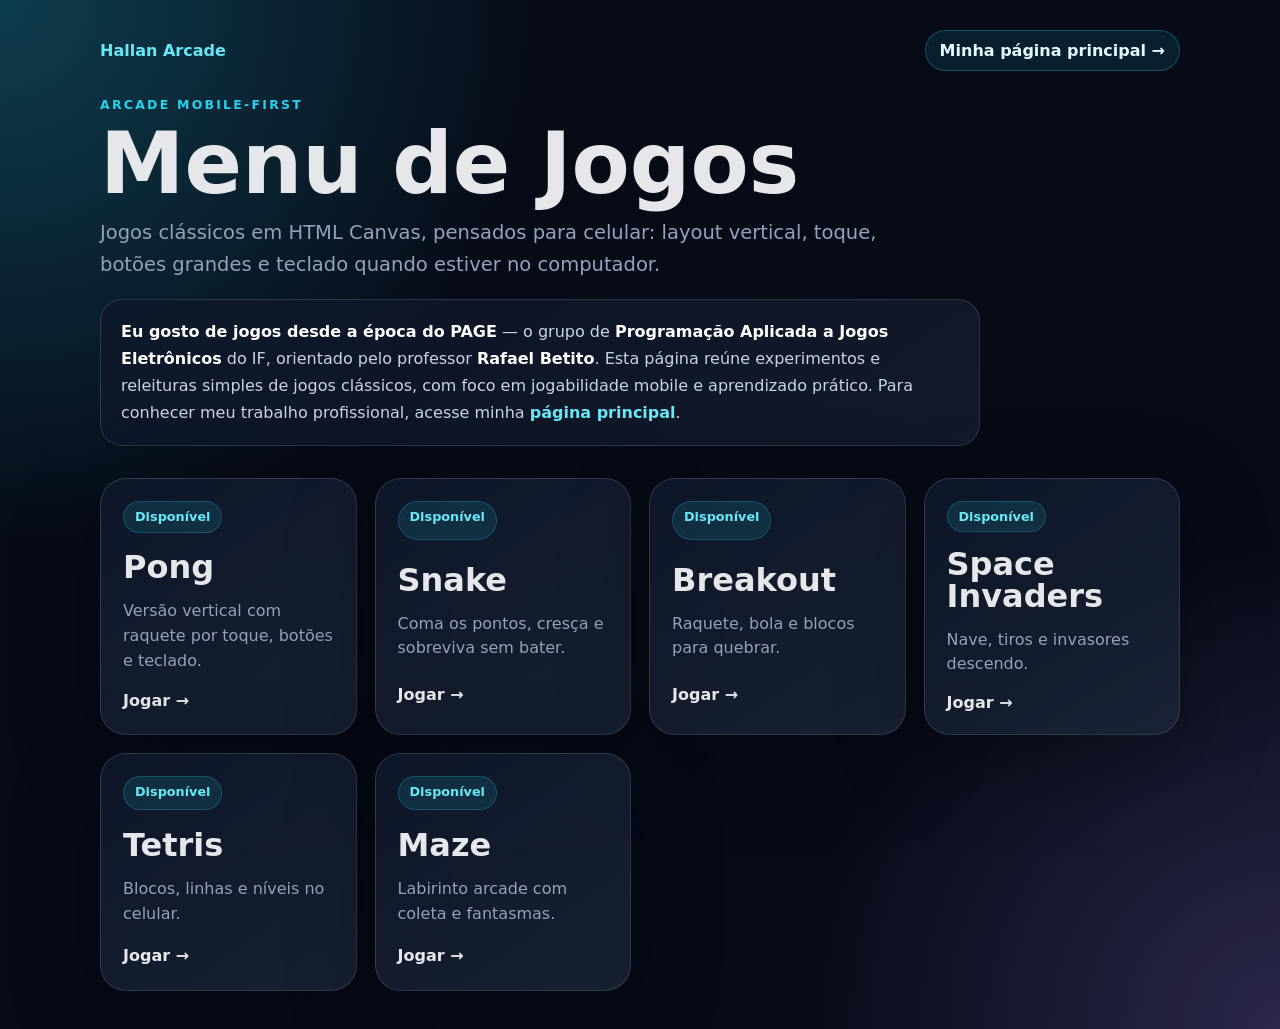
<file: index.html>
<!doctype html><html lang="pt-BR"><head><meta charset="utf-8"><meta name="viewport" content="width=device-width,initial-scale=1"><title>Jogos | Hallan Neves</title><style>:root{color-scheme:dark;--bg:#070b18;--card:rgba(15,23,42,.82);--line:rgba(148,163,184,.22);--text:#e5e7eb;--muted:#94a3b8;--accent:#22d3ee;--accent2:#a78bfa}*{box-sizing:border-box}body{margin:0;min-height:100vh;font-family:Inter,ui-sans-serif,system-ui,-apple-system,BlinkMacSystemFont,"Segoe UI",sans-serif;color:var(--text);background:radial-gradient(circle at top left,rgba(34,211,238,.25),transparent 34rem),radial-gradient(circle at bottom right,rgba(167,139,250,.22),transparent 30rem),var(--bg)}a{color:inherit}.wrap{width:min(1080px,calc(100% - 32px));margin:0 auto;padding:30px 0 38px}.topnav{display:flex;justify-content:space-between;align-items:center;gap:12px;margin-bottom:26px}.brand{font-weight:900;color:#67e8f9;text-decoration:none}.profile-link{display:inline-flex;align-items:center;gap:8px;padding:10px 14px;border:1px solid rgba(34,211,238,.28);border-radius:999px;background:rgba(34,211,238,.1);color:#e0faff;text-decoration:none;font-weight:900}.eyebrow{color:var(--accent);letter-spacing:.18em;text-transform:uppercase;font-size:.78rem;font-weight:900}h1{margin:12px 0;font-size:clamp(2.4rem,7vw,5.3rem);line-height:.95}.lead{max-width:780px;margin:0 0 18px;color:var(--muted);font-size:clamp(1rem,2vw,1.22rem);line-height:1.65}.story{max-width:880px;margin:0 0 32px;padding:18px 20px;border:1px solid var(--line);border-radius:22px;background:linear-gradient(145deg,rgba(15,23,42,.74),rgba(30,41,59,.5));color:#cbd5e1;line-height:1.7}.story strong{color:#fff}.story a{color:#67e8f9;font-weight:900;text-decoration:none}.grid{display:grid;grid-template-columns:repeat(auto-fit,minmax(230px,1fr));gap:18px}.game-card{position:relative;overflow:hidden;display:grid;gap:16px;min-height:238px;padding:22px;border:1px solid var(--line);border-radius:26px;background:linear-gradient(145deg,rgba(15,23,42,.95),rgba(30,41,59,.72));box-shadow:0 24px 90px rgba(0,0,0,.32);text-decoration:none;color:inherit}.game-card:hover{border-color:rgba(34,211,238,.7);transform:translateY(-3px)}.badge{width:max-content;padding:7px 11px;border-radius:999px;background:rgba(34,211,238,.12);color:#67e8f9;border:1px solid rgba(34,211,238,.22);font-size:.8rem;font-weight:900}.game-title{margin:auto 0 0;font-size:2rem;line-height:1}.game-desc{margin:0;color:var(--muted);line-height:1.55}.play{font-weight:900}@media (max-width:560px){.wrap{width:min(100% - 22px,1080px);padding-top:18px}.topnav{align-items:flex-start;flex-direction:column}.profile-link{width:100%;justify-content:center}.story{padding:15px 16px}.game-card{min-height:210px}}</style></head><body><main class="wrap"><nav class="topnav" aria-label="Navegação"><a class="brand" href="index.html">Hallan Arcade</a><a class="profile-link" href="https://devopershallan.github.io/sites/">Minha página principal →</a></nav><header><div class="eyebrow">Arcade mobile-first</div><h1>Menu de Jogos</h1><p class="lead">Jogos clássicos em HTML Canvas, pensados para celular: layout vertical, toque, botões grandes e teclado quando estiver no computador.</p><div class="story"><strong>Eu gosto de jogos desde a época do PAGE</strong> — o grupo de <strong>Programação Aplicada a Jogos Eletrônicos</strong> do IF, orientado pelo professor <strong>Rafael Betito</strong>. Esta página reúne experimentos e releituras simples de jogos clássicos, com foco em jogabilidade mobile e aprendizado prático. Para conhecer meu trabalho profissional, acesse minha <a href="https://devopershallan.github.io/sites/">página principal</a>.</div></header><section class="grid" aria-label="Lista de jogos"><a class="game-card" href="pong.html"><span class="badge">Disponível</span><h2 class="game-title">Pong</h2><p class="game-desc">Versão vertical com raquete por toque, botões e teclado.</p><span class="play">Jogar →</span></a><a class="game-card" href="snake.html"><span class="badge">Disponível</span><h2 class="game-title">Snake</h2><p class="game-desc">Coma os pontos, cresça e sobreviva sem bater.</p><span class="play">Jogar →</span></a><a class="game-card" href="breakout.html"><span class="badge">Disponível</span><h2 class="game-title">Breakout</h2><p class="game-desc">Raquete, bola e blocos para quebrar.</p><span class="play">Jogar →</span></a><a class="game-card" href="invaders.html"><span class="badge">Disponível</span><h2 class="game-title">Space Invaders</h2><p class="game-desc">Nave, tiros e invasores descendo.</p><span class="play">Jogar →</span></a><a class="game-card" href="tetris.html"><span class="badge">Disponível</span><h2 class="game-title">Tetris</h2><p class="game-desc">Blocos, linhas e níveis no celular.</p><span class="play">Jogar →</span></a><a class="game-card" href="maze.html"><span class="badge">Disponível</span><h2 class="game-title">Maze</h2><p class="game-desc">Labirinto arcade com coleta e fantasmas.</p><span class="play">Jogar →</span></a></section></main></body></html>
</file>
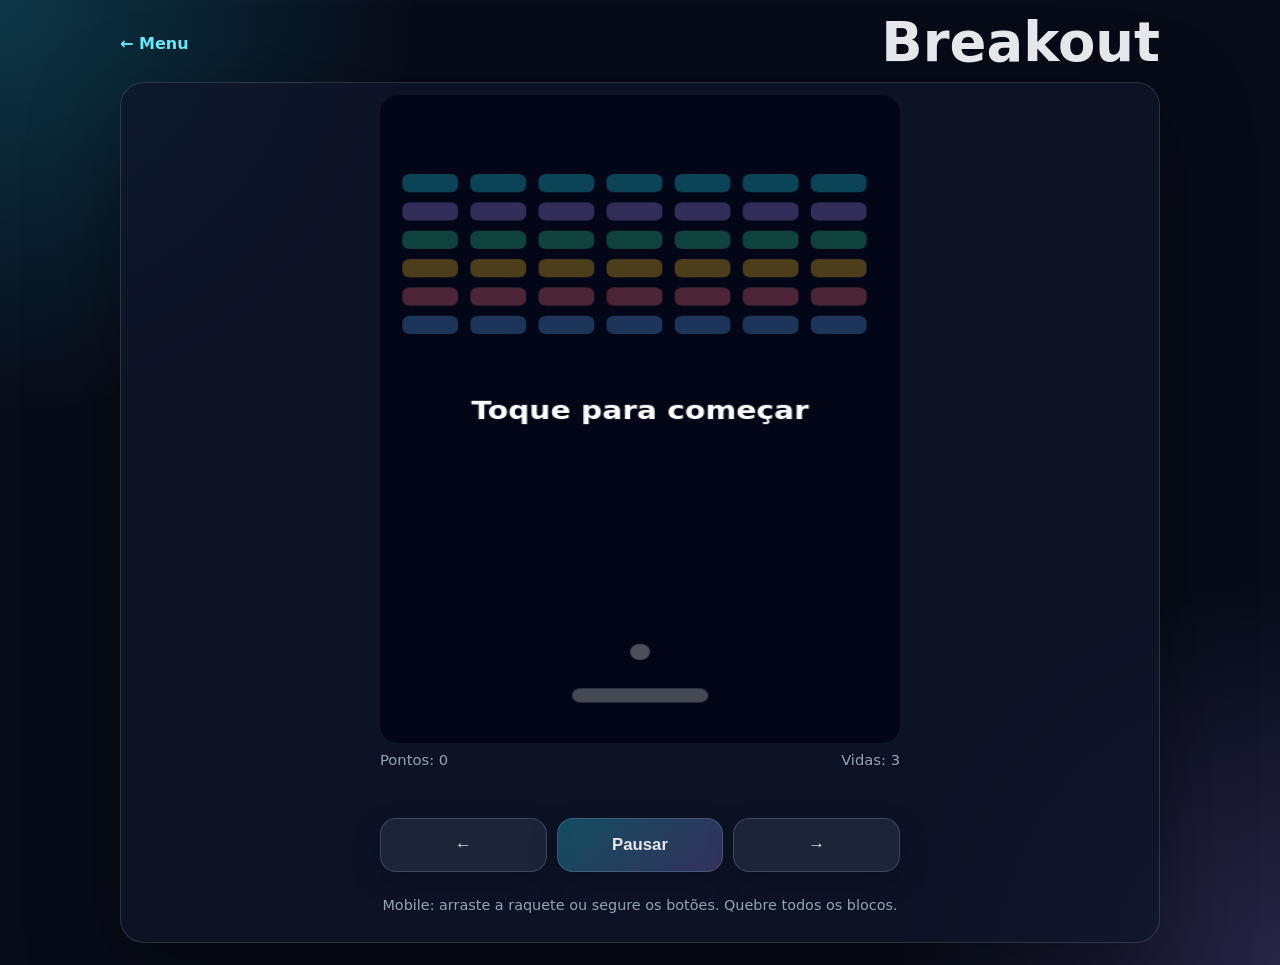
<file: breakout.html>
<!doctype html><html lang="pt-BR"><head><meta charset="utf-8"><meta name="viewport" content="width=device-width,initial-scale=1,maximum-scale=1,user-scalable=no"><title>Breakout | Jogos</title><link rel="stylesheet" href="game.css"></head><body class="breakout-page"><main class="page"><div class="topbar"><a href="index.html">← Menu</a><h1>Breakout</h1></div><section class="panel"><div class="game-wrap"><canvas id="game" width="420" height="640"></canvas><div class="hud"><span id="score">Pontos: 0</span><span id="lives">Vidas: 3</span></div><div class="controls row"><button class="btn" data-hold="left">←</button><button class="btn primary" id="pause">Pausar</button><button class="btn" data-hold="right">→</button></div><p class="help">Mobile: arraste a raquete ou segure os botões. Quebre todos os blocos.</p></div></section></main><script>
const c=document.getElementById('game'),ctx=c.getContext('2d'),scoreEl=document.getElementById('score'),livesEl=document.getElementById('lives'),pauseBtn=document.getElementById('pause'),W=c.width,H=c.height;let paddle={x:W/2-55,y:H-54,w:110,h:14},ball,bricks,score,lives,run=false,over=false,msg='Toque para começar',hold=null;function init(){score=0;lives=3;ball={x:W/2,y:H-90,r:8,vx:3.6,vy:-4.8};bricks=[];for(let r=0;r<6;r++)for(let col=0;col<7;col++)bricks.push({x:18+col*55,y:78+r*28,w:45,h:18,on:true,c:r});run=true;over=false;upd()}function upd(){scoreEl.textContent='Pontos: '+score;livesEl.textContent='Vidas: '+lives}function draw(){ctx.fillStyle='#020617';ctx.fillRect(0,0,W,H);bricks.forEach(b=>{if(!b.on)return;ctx.fillStyle=['#22d3ee','#a78bfa','#34d399','#fbbf24','#fb7185','#60a5fa'][b.c];ctx.beginPath();ctx.roundRect(b.x,b.y,b.w,b.h,6);ctx.fill()});ctx.fillStyle='#e5e7eb';ctx.beginPath();ctx.roundRect(paddle.x,paddle.y,paddle.w,paddle.h,8);ctx.fill();ctx.fillStyle='#fff';ctx.beginPath();ctx.arc(ball.x,ball.y,ball.r,0,7);ctx.fill();if(!run||over){ctx.fillStyle='rgba(2,6,23,.7)';ctx.fillRect(0,0,W,H);ctx.fillStyle='#fff';ctx.font='800 24px system-ui';ctx.textAlign='center';ctx.fillText(msg,W/2,H/2)}}function step(){if(run&&!over){if(hold==='left')paddle.x-=7;if(hold==='right')paddle.x+=7;paddle.x=Math.max(8,Math.min(W-paddle.w-8,paddle.x));ball.x+=ball.vx;ball.y+=ball.vy;if(ball.x<ball.r||ball.x>W-ball.r)ball.vx*=-1;if(ball.y<ball.r)ball.vy*=-1;if(ball.x>paddle.x&&ball.x<paddle.x+paddle.w&&ball.y+ball.r>paddle.y&&ball.y-ball.r<paddle.y+paddle.h&&ball.vy>0){ball.vy=-Math.abs(ball.vy)*1.02;ball.vx+=(ball.x-(paddle.x+paddle.w/2))*0.055}for(const b of bricks){if(b.on&&ball.x+ball.r>b.x&&ball.x-ball.r<b.x+b.w&&ball.y+ball.r>b.y&&ball.y-ball.r<b.y+b.h){b.on=false;score+=10;ball.vy*=-1;upd();break}}if(ball.y>H+10){lives--;upd();if(lives<=0){run=false;over=true;msg='Fim de jogo. Toque para reiniciar'}else{ball={x:W/2,y:H-90,r:8,vx:3.6*(Math.random()>.5?1:-1),vy:-4.8}}}if(bricks.every(b=>!b.on)){run=false;over=true;msg='Você venceu! Toque para jogar de novo'}}draw();requestAnimationFrame(step)}function start(){if(over||!bricks)init();run=true;msg='Pausado'}c.onpointerdown=e=>{start();move(e)};c.onpointermove=move;function move(e){let r=c.getBoundingClientRect();paddle.x=(e.clientX-r.left)/r.width*W-paddle.w/2}document.querySelectorAll('[data-hold]').forEach(b=>{b.onpointerdown=()=>{start();hold=b.dataset.hold};b.onpointerup=b.onpointercancel=()=>hold=null});pauseBtn.onclick=()=>{if(!run&&!over)start();else{run=!run;msg='Pausado'}};document.onkeydown=e=>{if(e.key==='ArrowLeft')hold='left';if(e.key==='ArrowRight')hold='right';if(e.code==='Space')pause.click()};document.onkeyup=()=>hold=null;init();run=false;requestAnimationFrame(step);
</script></body></html>
</file>
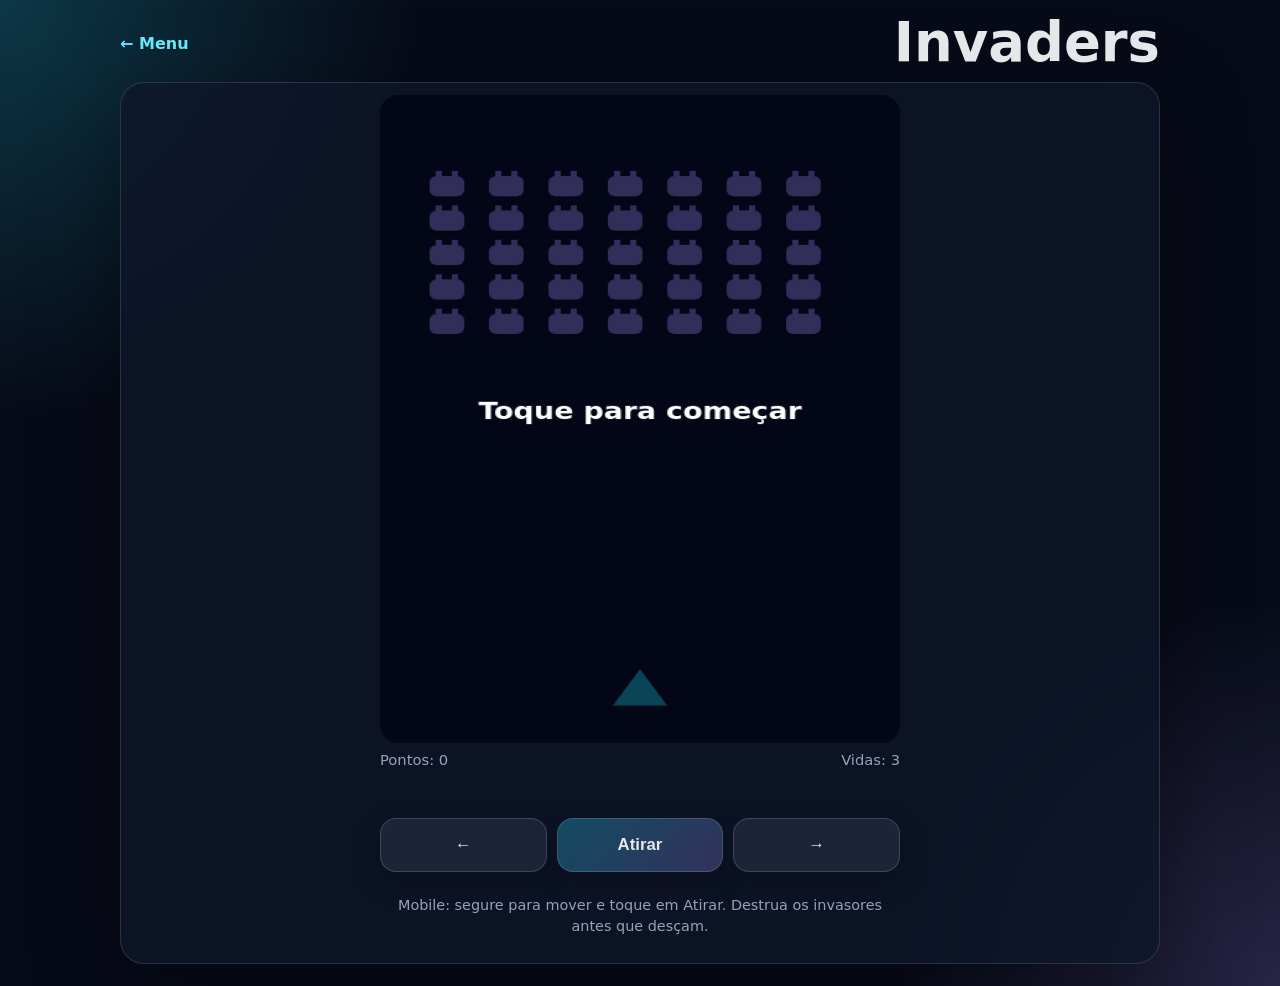
<file: invaders.html>
<!doctype html><html lang="pt-BR"><head><meta charset="utf-8"><meta name="viewport" content="width=device-width,initial-scale=1,maximum-scale=1,user-scalable=no"><title>Space Invaders | Jogos</title><link rel="stylesheet" href="game.css"></head><body class="invaders-page"><main class="page"><div class="topbar"><a href="index.html">← Menu</a><h1>Invaders</h1></div><section class="panel"><div class="game-wrap"><canvas id="game" width="420" height="640"></canvas><div class="hud"><span id="score">Pontos: 0</span><span id="lives">Vidas: 3</span></div><div class="controls row"><button class="btn" data-hold="left">←</button><button class="btn primary" id="fire">Atirar</button><button class="btn" data-hold="right">→</button></div><p class="help">Mobile: segure para mover e toque em Atirar. Destrua os invasores antes que desçam.</p></div></section></main><script>
const c=document.getElementById('game'),ctx=c.getContext('2d'),scoreEl=document.getElementById('score'),livesEl=document.getElementById('lives'),fireBtn=document.getElementById('fire'),W=c.width,H=c.height;let ship,aliens,shots,enemyShots,dir,score,lives,run=false,over=false,hold=null,msg='Toque para começar',cool=0,tick=0;function init(){ship={x:W/2,y:H-55,w:36,h:24};shots=[];enemyShots=[];aliens=[];for(let r=0;r<5;r++)for(let col=0;col<7;col++)aliens.push({x:40+col*48,y:80+r*34,w:28,h:20,on:true});dir=1;score=0;lives=3;run=true;over=false;upd()}function upd(){scoreEl.textContent='Pontos: '+score;livesEl.textContent='Vidas: '+lives}function draw(){ctx.fillStyle='#020617';ctx.fillRect(0,0,W,H);ctx.fillStyle='#22d3ee';ctx.beginPath();ctx.moveTo(ship.x,ship.y-18);ctx.lineTo(ship.x-22,ship.y+18);ctx.lineTo(ship.x+22,ship.y+18);ctx.closePath();ctx.fill();ctx.fillStyle='#a78bfa';aliens.forEach(a=>{if(a.on){ctx.beginPath();ctx.roundRect(a.x,a.y,a.w,a.h,6);ctx.fill();ctx.fillRect(a.x+5,a.y-5,5,5);ctx.fillRect(a.x+a.w-10,a.y-5,5,5)}});ctx.fillStyle='#34d399';shots.forEach(s=>ctx.fillRect(s.x-2,s.y,4,12));ctx.fillStyle='#fb7185';enemyShots.forEach(s=>ctx.fillRect(s.x-2,s.y,4,12));if(!run||over){ctx.fillStyle='rgba(2,6,23,.7)';ctx.fillRect(0,0,W,H);ctx.fillStyle='#fff';ctx.font='800 23px system-ui';ctx.textAlign='center';ctx.fillText(msg,W/2,H/2)}}function shoot(){if(!run){init();return}if(cool<=0){shots.push({x:ship.x,y:ship.y-25});cool=22}}function step(){if(run&&!over){tick++;cool--;if(hold==='left')ship.x-=5.6;if(hold==='right')ship.x+=5.6;ship.x=Math.max(26,Math.min(W-26,ship.x));let live=aliens.filter(a=>a.on);let edge=live.some(a=>(dir>0&&a.x+a.w>W-20)||(dir<0&&a.x<20));if(edge){dir*=-1;live.forEach(a=>a.y+=18)}live.forEach(a=>a.x+=dir*(1.1+score/500));if(tick%55===0&&live.length){let a=live[Math.floor(Math.random()*live.length)];enemyShots.push({x:a.x+a.w/2,y:a.y+a.h})}shots.forEach(s=>s.y-=7);enemyShots.forEach(s=>s.y+=4.2);shots=shots.filter(s=>s.y>-20);enemyShots=enemyShots.filter(s=>s.y<H+20);for(const s of shots)for(const a of live){if(a.on&&s.x>a.x&&s.x<a.x+a.w&&s.y>a.y&&s.y<a.y+a.h){a.on=false;s.y=-99;score+=10;upd();break}}for(const s of enemyShots){if(Math.abs(s.x-ship.x)<24&&Math.abs(s.y-ship.y)<22){s.y=999;lives--;upd();if(lives<=0){over=true;run=false;msg='Fim de jogo. Toque para reiniciar'}}}if(live.some(a=>a.y+a.h>ship.y-25)){over=true;run=false;msg='Invasão completa. Tente de novo'}if(live.every(a=>!a.on)){over=true;run=false;msg='Você salvou a galáxia!'}}draw();requestAnimationFrame(step)}function start(){if(over||!aliens)init();else run=true}c.onpointerdown=start;document.querySelectorAll('[data-hold]').forEach(b=>{b.onpointerdown=()=>{start();hold=b.dataset.hold};b.onpointerup=b.onpointercancel=()=>hold=null});fireBtn.onclick=()=>{start();shoot()};document.onkeydown=e=>{if(e.key==='ArrowLeft')hold='left';if(e.key==='ArrowRight')hold='right';if(e.code==='Space')shoot()};document.onkeyup=e=>{if(e.key.includes('Arrow'))hold=null};init();run=false;requestAnimationFrame(step);
</script></body></html>
</file>
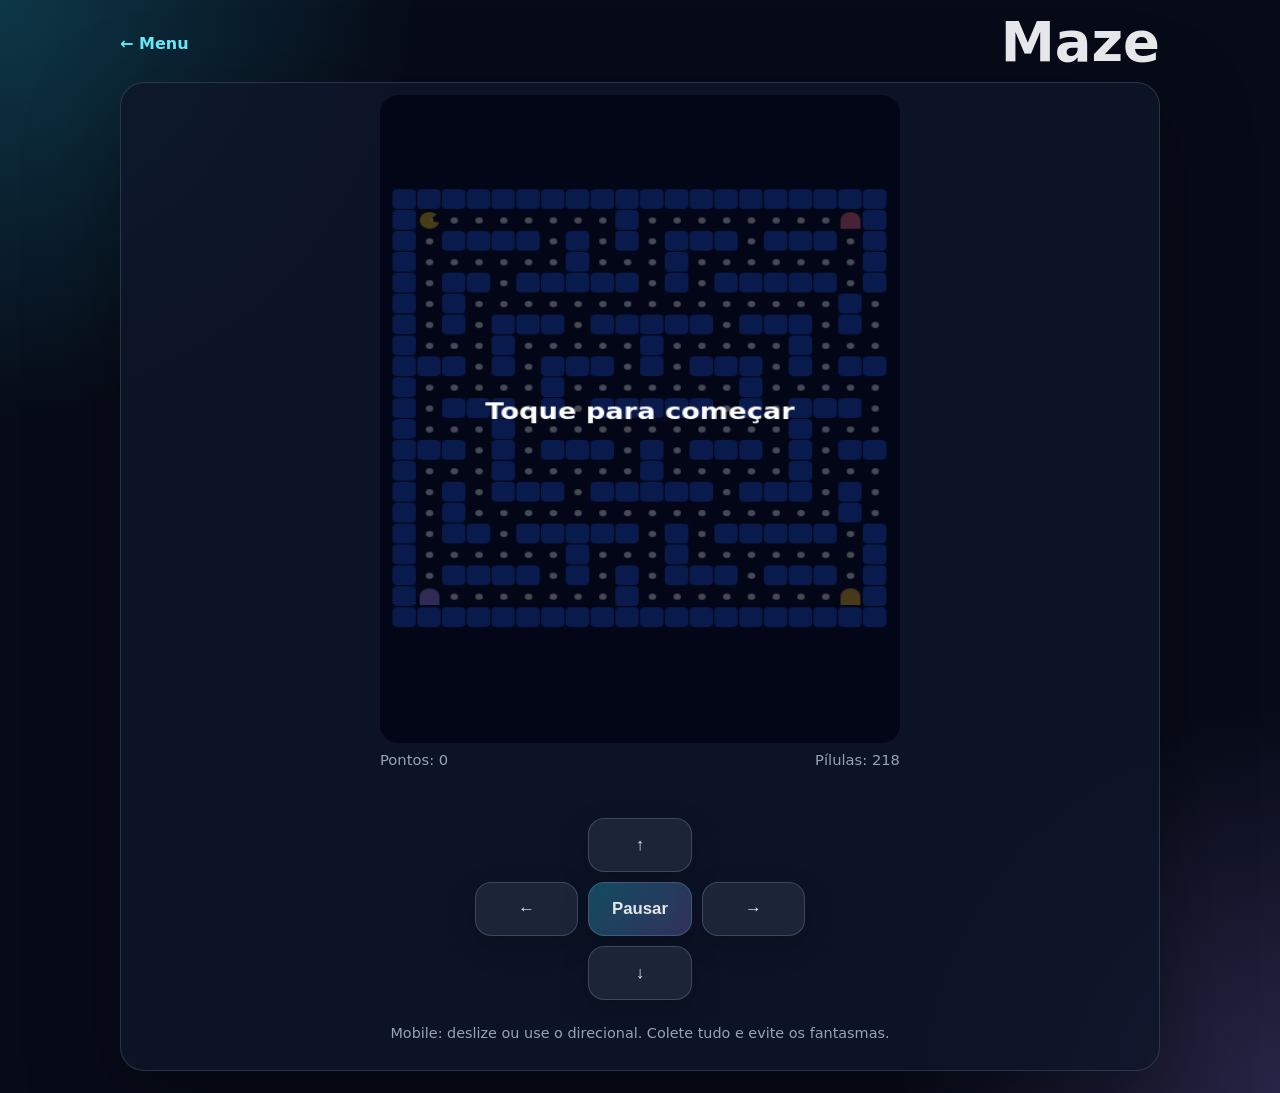
<file: maze.html>
<!doctype html><html lang="pt-BR"><head><meta charset="utf-8"><meta name="viewport" content="width=device-width,initial-scale=1,maximum-scale=1,user-scalable=no"><title>Maze Chomp | Jogos</title><link rel="stylesheet" href="game.css"></head><body class="maze-page"><main class="page"><div class="topbar"><a href="index.html">← Menu</a><h1>Maze</h1></div><section class="panel"><div class="game-wrap"><canvas id="game" width="420" height="620"></canvas><div class="hud"><span id="score">Pontos: 0</span><span id="left">Pílulas: 0</span></div><div class="controls grid3"><span class="spacer"></span><button class="btn" data-dir="up">↑</button><span class="spacer"></span><button class="btn" data-dir="left">←</button><button class="btn primary" id="pause">Pausar</button><button class="btn" data-dir="right">→</button><span class="spacer"></span><button class="btn" data-dir="down">↓</button><span class="spacer"></span></div><p class="help">Mobile: deslize ou use o direcional. Colete tudo e evite os fantasmas.</p></div></section></main><script>
const c=document.getElementById('game'),ctx=c.getContext('2d'),scoreEl=document.getElementById('score'),leftEl=document.getElementById('left'),pauseBtn=document.getElementById('pause'),S=20,OX=10,OY=90;const MAP=["####################","#........#.........#","#.####.#.#.###.###.#","#......#...#.......#","#.##.#####.#.#####.#","#.#...............#.#","#.#.###.#####.###.#.#","#...#.....#.....#...#","###.#.###.#.###.#.###","#.....#.......#.....#","#.###.#.#####.#.###.#","#...#...........#...#","###.#.###.#.###.#.###","#...#.....#.....#...#","#.#.###.#####.###.#.#","#.#...............#.#","#.##.#####.#.#####.#","#......#...#.......#","#.####.#.#.###.###.#","#........#.........#","####################"];const R=MAP.length,C=MAP[0].length;let dots,player,ghosts,dir,next,score,run=false,over=false,msg='Toque para começar',last=0,sx,sy;function init(){dots=new Set();for(let y=0;y<R;y++)for(let x=0;x<C;x++)if(MAP[y][x]==='.')dots.add(x+','+y);player={x:1,y:1,px:1,py:1};ghosts=[{x:18,y:1,c:'#fb7185'},{x:1,y:19,c:'#a78bfa'},{x:18,y:19,c:'#fbbf24'}];dir={x:1,y:0};next=dir;score=0;run=true;over=false;upd()}function upd(){scoreEl.textContent='Pontos: '+score;leftEl.textContent='Pílulas: '+dots.size}function wall(x,y){return MAP[y]?.[x]==='#'}function setDir(d){let m={up:{x:0,y:-1},down:{x:0,y:1},left:{x:-1,y:0},right:{x:1,y:0}}[d];next=m;if(!run){init();return}}function draw(){ctx.fillStyle='#020617';ctx.fillRect(0,0,c.width,c.height);for(let y=0;y<R;y++)for(let x=0;x<C;x++){if(MAP[y][x]==='#'){ctx.fillStyle='#1d4ed8';ctx.beginPath();ctx.roundRect(OX+x*S,OY+y*S,S-1,S-1,4);ctx.fill()}}ctx.fillStyle='#f8fafc';dots.forEach(k=>{let [x,y]=k.split(',').map(Number);ctx.beginPath();ctx.arc(OX+x*S+S/2,OY+y*S+S/2,3,0,7);ctx.fill()});ctx.fillStyle='#facc15';ctx.beginPath();ctx.arc(OX+player.x*S+S/2,OY+player.y*S+S/2,8,0.25,Math.PI*1.75);ctx.lineTo(OX+player.x*S+S/2,OY+player.y*S+S/2);ctx.fill();ghosts.forEach(g=>{ctx.fillStyle=g.c;ctx.beginPath();ctx.arc(OX+g.x*S+S/2,OY+g.y*S+S/2,8,Math.PI,0);ctx.lineTo(OX+g.x*S+S-2,OY+g.y*S+S-2);ctx.lineTo(OX+g.x*S+2,OY+g.y*S+S-2);ctx.closePath();ctx.fill()});if(!run||over){ctx.fillStyle='rgba(2,6,23,.72)';ctx.fillRect(0,0,c.width,c.height);ctx.fillStyle='#fff';ctx.font='800 22px system-ui';ctx.textAlign='center';ctx.fillText(msg,c.width/2,c.height/2)}}function moveActor(a,d){let nx=a.x+d.x,ny=a.y+d.y;if(!wall(nx,ny)){a.x=nx;a.y=ny;return true}return false}function ghostMove(g){let opts=[{x:1,y:0},{x:-1,y:0},{x:0,y:1},{x:0,y:-1}].filter(d=>!wall(g.x+d.x,g.y+d.y));opts.sort((a,b)=>(Math.abs(g.x+a.x-player.x)+Math.abs(g.y+a.y-player.y))-(Math.abs(g.x+b.x-player.x)+Math.abs(g.y+b.y-player.y)));let pick=Math.random()<.72?opts[0]:opts[Math.floor(Math.random()*opts.length)];moveActor(g,pick)}function loop(t){if(run&&!over&&t-last>145){last=t;if(!wall(player.x+next.x,player.y+next.y))dir=next;moveActor(player,dir);let k=player.x+','+player.y;if(dots.has(k)){dots.delete(k);score+=10;upd()}ghosts.forEach(ghostMove);if(ghosts.some(g=>g.x===player.x&&g.y===player.y)){run=false;over=true;msg='Fantasma pegou! Toque para reiniciar'}if(dots.size===0){run=false;over=true;msg='Você limpou o labirinto!'}}draw();requestAnimationFrame(loop)}c.onpointerdown=e=>{if(over||!run)init();sx=e.clientX;sy=e.clientY};c.onpointerup=e=>{let dx=e.clientX-sx,dy=e.clientY-sy;if(Math.max(Math.abs(dx),Math.abs(dy))>18)setDir(Math.abs(dx)>Math.abs(dy)?(dx>0?'right':'left'):(dy>0?'down':'up'))};document.querySelectorAll('[data-dir]').forEach(b=>b.onclick=()=>setDir(b.dataset.dir));pauseBtn.onclick=()=>{if(!run&&!over)init();else{run=!run;msg='Pausado'}};document.onkeydown=e=>({ArrowUp:'up',w:'up',ArrowDown:'down',s:'down',ArrowLeft:'left',a:'left',ArrowRight:'right',d:'right'}[e.key]&&setDir({ArrowUp:'up',w:'up',ArrowDown:'down',s:'down',ArrowLeft:'left',a:'left',ArrowRight:'right',d:'right'}[e.key]));init();run=false;requestAnimationFrame(loop);
</script></body></html>
</file>
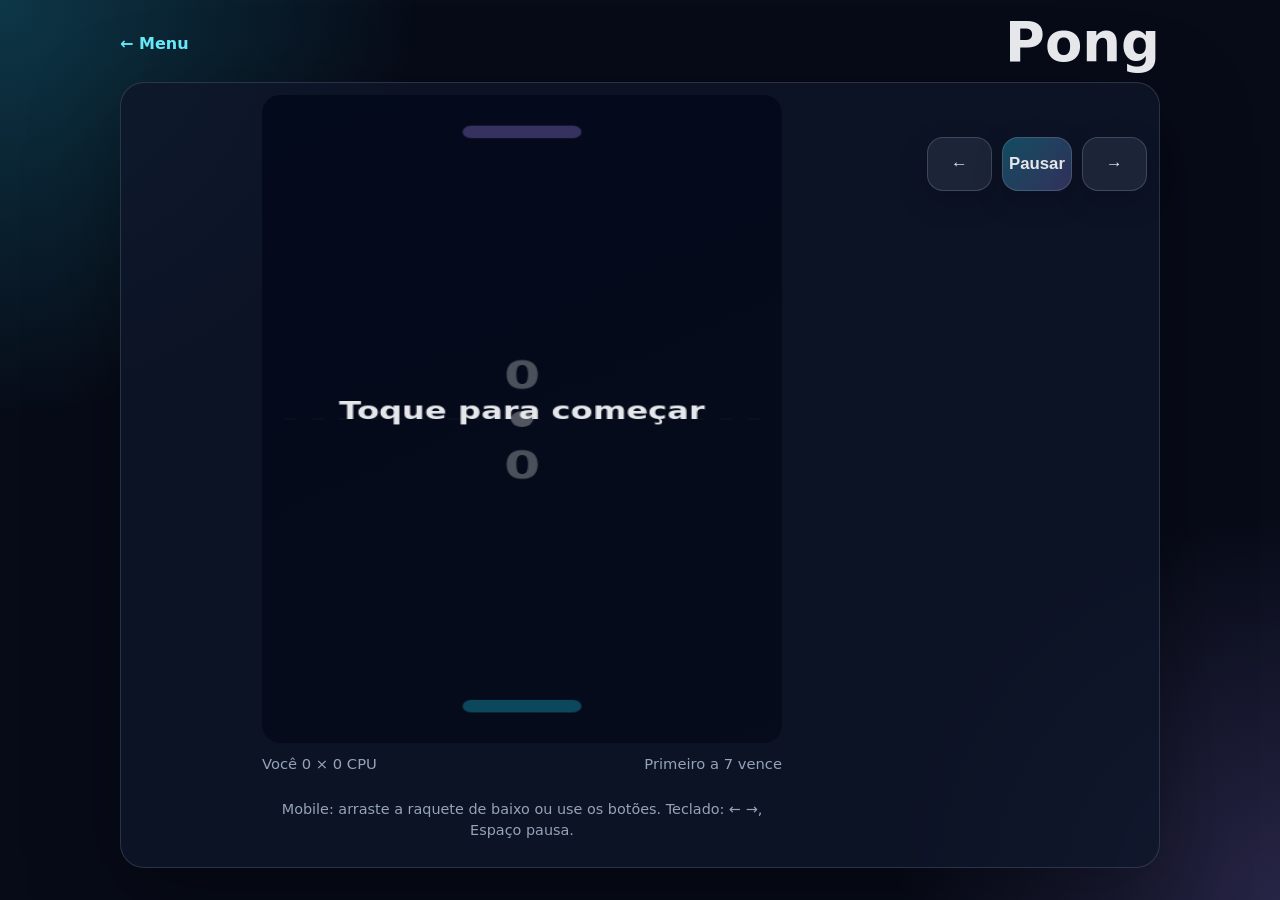
<file: pong.html>
<!doctype html><html lang="pt-BR"><head><meta charset="utf-8"><meta name="viewport" content="width=device-width,initial-scale=1,maximum-scale=1,user-scalable=no"><title>Pong Mobile | Jogos</title><link rel="stylesheet" href="game.css"></head><body><main class="page"><div class="topbar"><a href="index.html">← Menu</a><h1>Pong</h1></div><section class="panel game-layout"><div class="game-wrap"><canvas id="game" width="420" height="720" aria-label="Pong vertical mobile"></canvas><div class="hud"><span id="score">Você 0 × 0 CPU</span><span>Primeiro a 7 vence</span></div><p class="help">Mobile: arraste a raquete de baixo ou use os botões. Teclado: ← →, Espaço pausa.</p></div><div class="controls row"><button class="btn" data-hold="left">←</button><button class="btn primary" id="pause">Pausar</button><button class="btn" data-hold="right">→</button></div></section></main><script>
const c=document.getElementById('game'),x=c.getContext('2d'),scoreEl=document.getElementById('score');const W=c.width,H=c.height;let keys={},hold=null,started=false,paused=false,over=false,msg='Toque para começar';const player={x:W/2-48,y:H-48,w:96,h:14,score:0},cpu={x:W/2-48,y:34,w:96,h:14,score:0},ball={x:W/2,y:H/2,r:9,vx:4.2,vy:5};function reset(dir=1){ball.x=W/2;ball.y=H/2;ball.vx=(Math.random()>.5?1:-1)*3.8;ball.vy=dir*5}function draw(){x.clearRect(0,0,W,H);let g=x.createLinearGradient(0,0,W,H);g.addColorStop(0,'#071226');g.addColorStop(1,'#111827');x.fillStyle=g;x.fillRect(0,0,W,H);x.strokeStyle='rgba(148,163,184,.22)';x.setLineDash([10,12]);x.beginPath();x.moveTo(18,H/2);x.lineTo(W-18,H/2);x.stroke();x.setLineDash([]);[player,cpu].forEach((p,i)=>{x.fillStyle=i?'#a78bfa':'#22d3ee';round(p.x,p.y,p.w,p.h,7)});x.fillStyle='#fff';x.beginPath();x.arc(ball.x,ball.y,ball.r,0,7);x.fill();x.fillStyle='rgba(255,255,255,.92)';x.font='700 42px system-ui';x.textAlign='center';x.fillText(cpu.score,W/2,H/2-34);x.fillText(player.score,W/2,H/2+66);if(!started||paused||over){x.fillStyle='rgba(2,6,23,.68)';x.fillRect(0,0,W,H);x.fillStyle='#e5e7eb';x.font='800 26px system-ui';x.fillText(msg,W/2,H/2)}}function round(a,b,w,h,r){x.beginPath();x.roundRect(a,b,w,h,r);x.fill()}function hit(p){return ball.x+ball.r>p.x&&ball.x-ball.r<p.x+p.w&&ball.y+ball.r>p.y&&ball.y-ball.r<p.y+p.h}function step(){if(started&&!paused&&!over){let sp=7;if(keys.ArrowLeft||hold==='left')player.x-=sp;if(keys.ArrowRight||hold==='right')player.x+=sp;player.x=Math.max(8,Math.min(W-player.w-8,player.x));cpu.x+=(ball.x-(cpu.x+cpu.w/2))*0.075;cpu.x=Math.max(8,Math.min(W-cpu.w-8,cpu.x));ball.x+=ball.vx;ball.y+=ball.vy;if(ball.x<ball.r||ball.x>W-ball.r)ball.vx*=-1;if(hit(player)&&ball.vy>0){ball.vy=-Math.abs(ball.vy)*1.045;ball.vx+=(ball.x-(player.x+player.w/2))*0.08}if(hit(cpu)&&ball.vy<0){ball.vy=Math.abs(ball.vy)*1.035;ball.vx+=(ball.x-(cpu.x+cpu.w/2))*0.06}if(ball.y>H+20){cpu.score++;reset(-1)}if(ball.y<-20){player.score++;reset(1)}scoreEl.textContent=`Você ${player.score} × ${cpu.score} CPU`;if(player.score>=7||cpu.score>=7){over=true;msg=player.score>cpu.score?'Você venceu! Toque para reiniciar':'CPU venceu. Toque para tentar de novo'}}draw();requestAnimationFrame(step)}function start(){if(over){player.score=cpu.score=0;over=false;scoreEl.textContent='Você 0 × 0 CPU';reset(1)}started=true;paused=false;msg='Pausado'}c.addEventListener('pointerdown',e=>{start();move(e)});c.addEventListener('pointermove',move);function move(e){if(e.pointerType){let r=c.getBoundingClientRect();player.x=(e.clientX-r.left)/r.width*W-player.w/2}}document.onkeydown=e=>{keys[e.key]=1;if(e.code==='Space'){started?paused=!paused:start();msg='Pausado'}};document.onkeyup=e=>keys[e.key]=0;document.querySelectorAll('[data-hold]').forEach(b=>{b.onpointerdown=()=>{start();hold=b.dataset.hold};b.onpointerup=b.onpointercancel=()=>hold=null});document.getElementById('pause').onclick=()=>{started?paused=!paused:start();msg='Pausado'};reset(1);step();
</script></body></html>
</file>
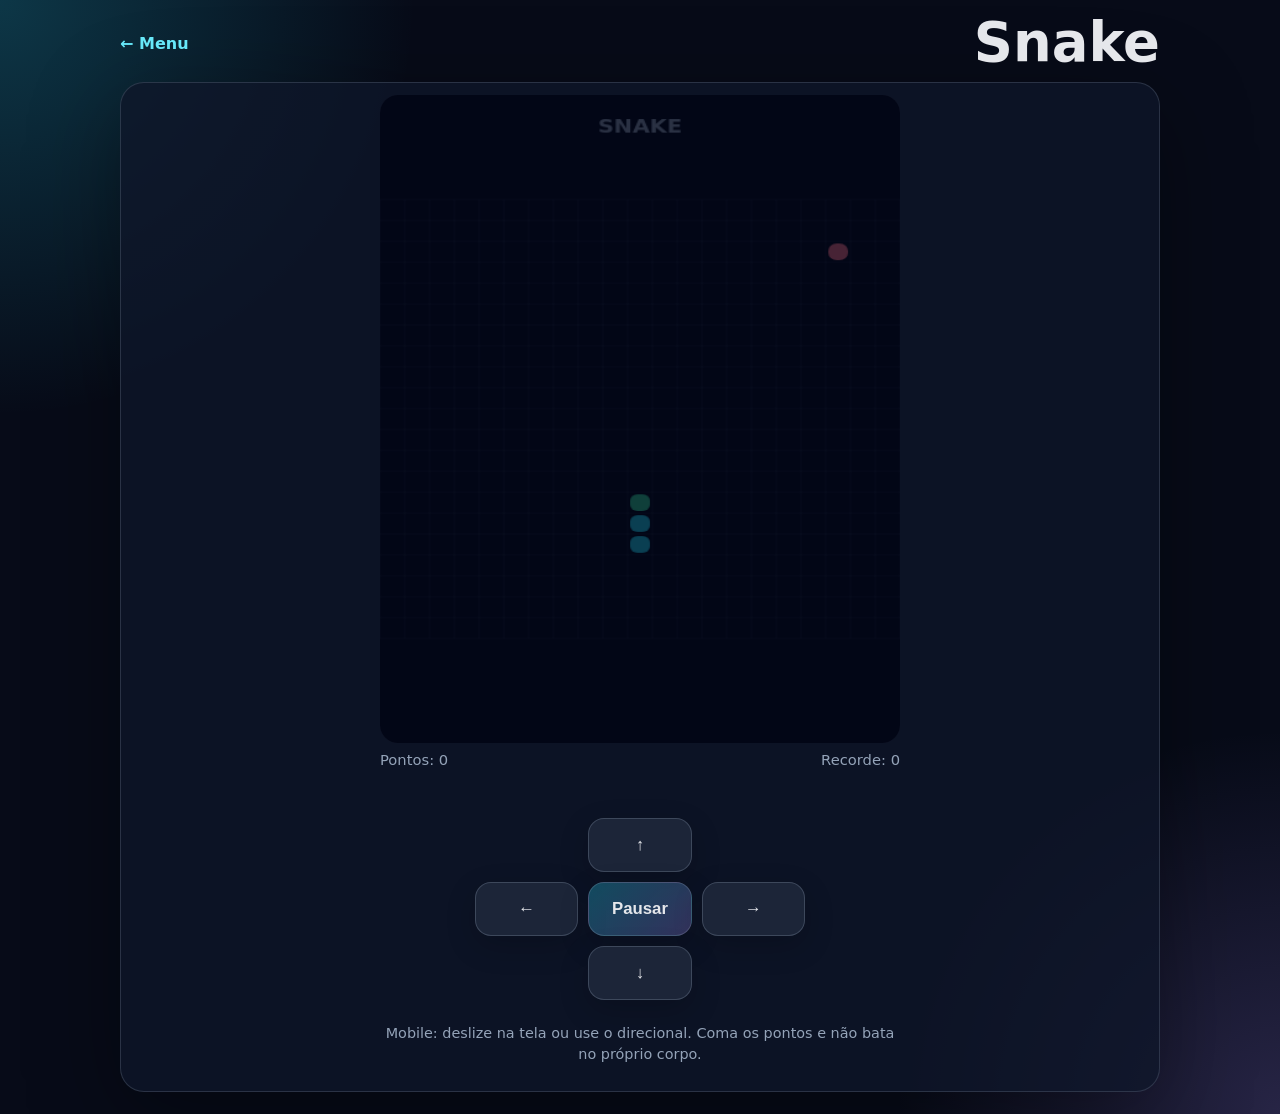
<file: snake.html>
<!doctype html><html lang="pt-BR"><head><meta charset="utf-8"><meta name="viewport" content="width=device-width,initial-scale=1,maximum-scale=1,user-scalable=no"><title>Snake | Jogos</title><link rel="stylesheet" href="game.css"></head><body class="snake-page"><main class="page"><div class="topbar"><a href="index.html">← Menu</a><h1>Snake</h1></div><section class="panel"><div class="game-wrap"><canvas id="game" width="420" height="620"></canvas><div class="hud"><span id="score">Pontos: 0</span><span id="best">Recorde: 0</span></div><div class="controls grid3"><span class="spacer"></span><button class="btn" data-dir="up">↑</button><span class="spacer"></span><button class="btn" data-dir="left">←</button><button class="btn primary" id="pause">Pausar</button><button class="btn" data-dir="right">→</button><span class="spacer"></span><button class="btn" data-dir="down">↓</button><span class="spacer"></span></div><p class="help">Mobile: deslize na tela ou use o direcional. Coma os pontos e não bata no próprio corpo.</p></div></section></main><script>
const c=document.getElementById('game'),ctx=c.getContext('2d'),scoreEl=document.getElementById('score'),bestEl=document.getElementById('best'),pauseBtn=document.getElementById('pause'),N=21,S=c.width/N,boardTop=100;let snake,dir,next,food,score,best=+localStorage.snakeBest||0,run=false,over=false,last=0,delay=125,msg='Toque para começar';bestEl.textContent='Recorde: '+best;function init(){snake=[{x:10,y:14},{x:10,y:15},{x:10,y:16}];dir={x:0,y:-1};next=dir;score=0;place();over=false;run=true;msg=''}function place(){do{food={x:Math.floor(Math.random()*N),y:Math.floor(Math.random()*N)}}while(snake?.some(p=>p.x==food.x&&p.y==food.y))}function draw(){ctx.fillStyle='#020617';ctx.fillRect(0,0,c.width,c.height);ctx.fillStyle='#94a3b8';ctx.font='700 18px system-ui';ctx.textAlign='center';ctx.fillText('SNAKE',c.width/2,36);ctx.strokeStyle='rgba(148,163,184,.12)';for(let i=0;i<=N;i++){ctx.beginPath();ctx.moveTo(i*S,boardTop);ctx.lineTo(i*S,boardTop+N*S);ctx.stroke();ctx.beginPath();ctx.moveTo(0,boardTop+i*S);ctx.lineTo(c.width,boardTop+i*S);ctx.stroke()}ctx.fillStyle='#fb7185';cell(food.x,food.y,7);snake.forEach((p,i)=>{ctx.fillStyle=i?'#22d3ee':'#34d399';cell(p.x,p.y,6)});if(!run||over){ctx.fillStyle='rgba(2,6,23,.72)';ctx.fillRect(0,0,c.width,c.height);ctx.fillStyle='#fff';ctx.font='800 24px system-ui';ctx.fillText(msg,c.width/2,c.height/2)}}function cell(x,y,r){ctx.beginPath();ctx.roundRect(x*S+2,boardTop+y*S+2,S-4,S-4,r);ctx.fill()}function step(t){if(run&&!over&&t-last>delay){last=t;dir=next;let h={x:snake[0].x+dir.x,y:snake[0].y+dir.y};if(h.x<0||h.y<0||h.x>=N||h.y>=N||snake.some(p=>p.x==h.x&&p.y==h.y)){over=true;run=false;msg='Fim de jogo. Toque para reiniciar'}snake.unshift(h);if(h.x==food.x&&h.y==food.y){score++;scoreEl.textContent='Pontos: '+score;if(score>best){best=score;localStorage.snakeBest=best;bestEl.textContent='Recorde: '+best}place()}else snake.pop()}draw();requestAnimationFrame(step)}function setDir(d){if(!run){init();return}let m={up:{x:0,y:-1},down:{x:0,y:1},left:{x:-1,y:0},right:{x:1,y:0}}[d];if(m.x!=-dir.x||m.y!=-dir.y)next=m}let sx,sy;c.onpointerdown=e=>{if(over||!run)init();sx=e.clientX;sy=e.clientY};c.onpointerup=e=>{let dx=e.clientX-sx,dy=e.clientY-sy;if(Math.max(Math.abs(dx),Math.abs(dy))>20)setDir(Math.abs(dx)>Math.abs(dy)?(dx>0?'right':'left'):(dy>0?'down':'up'))};document.querySelectorAll('[data-dir]').forEach(b=>b.onclick=()=>setDir(b.dataset.dir));pauseBtn.onclick=()=>{if(!run&&!over)init();else{run=!run;msg='Pausado'}};document.onkeydown=e=>({ArrowUp:'up',w:'up',ArrowDown:'down',s:'down',ArrowLeft:'left',a:'left',ArrowRight:'right',d:'right'}[e.key]&&setDir({ArrowUp:'up',w:'up',ArrowDown:'down',s:'down',ArrowLeft:'left',a:'left',ArrowRight:'right',d:'right'}[e.key]));init();run=false;requestAnimationFrame(step);
</script></body></html>
</file>
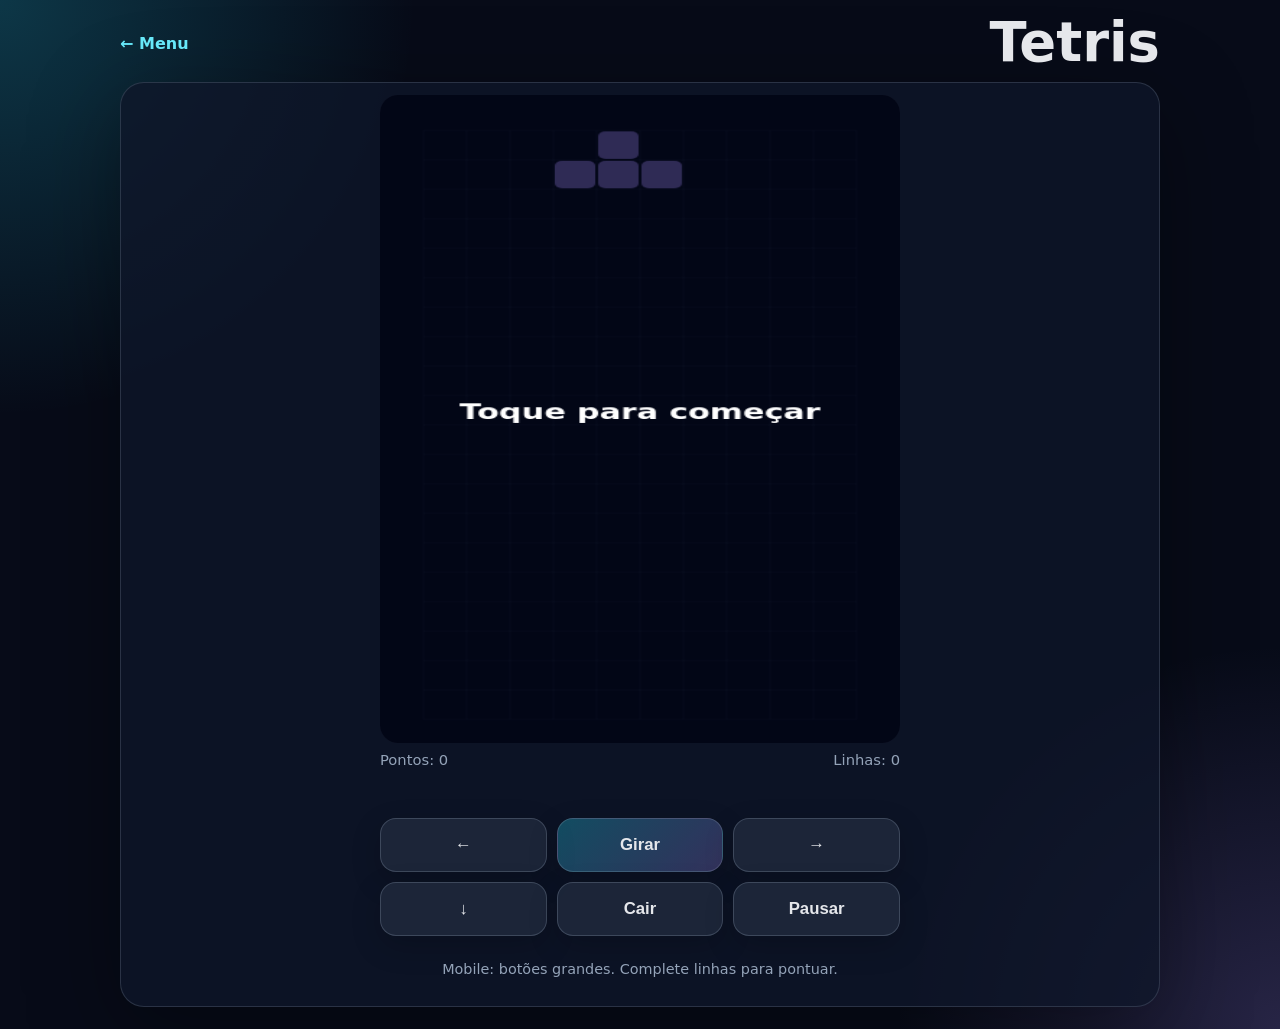
<file: tetris.html>
<!doctype html><html lang="pt-BR"><head><meta charset="utf-8"><meta name="viewport" content="width=device-width,initial-scale=1,maximum-scale=1,user-scalable=no"><title>Tetris | Jogos</title><link rel="stylesheet" href="game.css"></head><body class="tetris-page"><main class="page"><div class="topbar"><a href="index.html">← Menu</a><h1>Tetris</h1></div><section class="panel"><div class="game-wrap"><canvas id="game" width="360" height="660"></canvas><div class="hud"><span id="score">Pontos: 0</span><span id="lines">Linhas: 0</span></div><div class="controls row"><button class="btn" id="left">←</button><button class="btn primary" id="rot">Girar</button><button class="btn" id="right">→</button><button class="btn" id="down">↓</button><button class="btn" id="drop">Cair</button><button class="btn" id="pause">Pausar</button></div><p class="help">Mobile: botões grandes. Complete linhas para pontuar.</p></div></section></main><script>
const c=document.getElementById('game'),ctx=c.getContext('2d'),scoreEl=document.getElementById('score'),linesEl=document.getElementById('lines'),leftBtn=document.getElementById('left'),rightBtn=document.getElementById('right'),downBtn=document.getElementById('down'),dropBtn=document.getElementById('drop'),rotBtn=document.getElementById('rot'),pauseBtn=document.getElementById('pause'),COL=10,ROW=20,S=30,OX=30,OY=36;const SH={I:[[1,1,1,1]],O:[[1,1],[1,1]],T:[[0,1,0],[1,1,1]],S:[[0,1,1],[1,1,0]],Z:[[1,1,0],[0,1,1]],J:[[1,0,0],[1,1,1]],L:[[0,0,1],[1,1,1]]},CS=['#22d3ee','#fbbf24','#a78bfa','#34d399','#fb7185','#60a5fa','#f97316'];let board,piece,score=0,lines=0,run=false,over=false,last=0,msg='Toque para começar';function init(){board=Array.from({length:ROW},()=>Array(COL).fill(0));score=lines=0;newPiece();run=true;over=false;upd()}function upd(){scoreEl.textContent='Pontos: '+score;linesEl.textContent='Linhas: '+lines}function newPiece(){let ks=Object.keys(SH),i=Math.floor(Math.random()*ks.length),k=ks[i];piece={m:SH[k].map(r=>[...r]),x:3,y:0,c:CS[i]};if(coll(piece.x,piece.y,piece.m)){over=true;run=false;msg='Fim de jogo. Toque para reiniciar'}}function coll(px,py,m){for(let y=0;y<m.length;y++)for(let x=0;x<m[y].length;x++)if(m[y][x]){let nx=px+x,ny=py+y;if(nx<0||nx>=COL||ny>=ROW||board[ny]?.[nx])return true}return false}function merge(){piece.m.forEach((r,y)=>r.forEach((v,x)=>{if(v&&piece.y+y>=0)board[piece.y+y][piece.x+x]=piece.c}));let cleared=0;board=board.filter(r=>{if(r.every(Boolean)){cleared++;return false}return true});while(board.length<ROW)board.unshift(Array(COL).fill(0));if(cleared){lines+=cleared;score+=cleared*100*cleared;upd()}newPiece()}function move(dx){if(!run)return start();if(!coll(piece.x+dx,piece.y,piece.m))piece.x+=dx}function soft(){if(!run)return start();if(!coll(piece.x,piece.y+1,piece.m))piece.y++;else merge()}function hard(){if(!run)return start();while(!coll(piece.x,piece.y+1,piece.m))piece.y++;merge()}function rotate(){if(!run)return start();let m=piece.m[0].map((_,i)=>piece.m.map(r=>r[i]).reverse());if(!coll(piece.x,piece.y,m))piece.m=m}function drawCell(x,y,col){ctx.fillStyle=col;ctx.beginPath();ctx.roundRect(OX+x*S+1,OY+y*S+1,S-2,S-2,5);ctx.fill()}function draw(){ctx.fillStyle='#020617';ctx.fillRect(0,0,c.width,c.height);ctx.strokeStyle='rgba(148,163,184,.13)';for(let x=0;x<=COL;x++){ctx.beginPath();ctx.moveTo(OX+x*S,OY);ctx.lineTo(OX+x*S,OY+ROW*S);ctx.stroke()}for(let y=0;y<=ROW;y++){ctx.beginPath();ctx.moveTo(OX,OY+y*S);ctx.lineTo(OX+COL*S,OY+y*S);ctx.stroke()}board.forEach((r,y)=>r.forEach((v,x)=>v&&drawCell(x,y,v)));piece?.m.forEach((r,y)=>r.forEach((v,x)=>v&&drawCell(piece.x+x,piece.y+y,piece.c)));if(!run||over){ctx.fillStyle='rgba(2,6,23,.72)';ctx.fillRect(0,0,c.width,c.height);ctx.fillStyle='#fff';ctx.font='800 22px system-ui';ctx.textAlign='center';ctx.fillText(msg,c.width/2,c.height/2)}}function loop(t){if(run&&!over&&t-last>620-Math.min(420,lines*18)){last=t;soft()}draw();requestAnimationFrame(loop)}function start(){if(over||!board)init();else run=true}leftBtn.onclick=()=>move(-1);rightBtn.onclick=()=>move(1);downBtn.onclick=soft;dropBtn.onclick=hard;rotBtn.onclick=rotate;pauseBtn.onclick=()=>{if(!run&&!over)start();else{run=!run;msg='Pausado'}};c.onpointerdown=start;document.onkeydown=e=>{if(e.key==='ArrowLeft')move(-1);if(e.key==='ArrowRight')move(1);if(e.key==='ArrowDown')soft();if(e.key==='ArrowUp')rotate();if(e.code==='Space')hard()};init();run=false;requestAnimationFrame(loop);
</script></body></html>
</file>
<file: game.css>
:root{color-scheme:dark;--bg:#070b18;--panel:rgba(15,23,42,.78);--line:rgba(148,163,184,.22);--text:#e5e7eb;--muted:#94a3b8;--accent:#22d3ee;--accent2:#a78bfa;--good:#34d399;--warn:#fbbf24;--bad:#fb7185}*{box-sizing:border-box}html,body{margin:0;min-height:100%;overscroll-behavior:none}body{font-family:Inter,ui-sans-serif,system-ui,-apple-system,BlinkMacSystemFont,"Segoe UI",sans-serif;color:var(--text);background:radial-gradient(circle at top left,rgba(34,211,238,.22),transparent 26rem),radial-gradient(circle at bottom right,rgba(167,139,250,.2),transparent 24rem),var(--bg)}a{color:#67e8f9;text-decoration:none;font-weight:800}.page{width:min(1040px,calc(100% - 20px));margin:0 auto;padding:16px 0 22px}.topbar{display:flex;align-items:center;justify-content:space-between;gap:12px;margin-bottom:12px}.topbar h1{margin:0;font-size:clamp(1.8rem,8vw,3.4rem);line-height:1}.panel{border:1px solid var(--line);border-radius:24px;padding:12px;background:var(--panel);box-shadow:0 24px 90px rgba(0,0,0,.36)}.game-wrap{display:grid;gap:12px;justify-items:center}canvas{display:block;width:min(100%,520px);max-height:72vh;border-radius:18px;background:#020617;touch-action:none;box-shadow:inset 0 0 0 1px rgba(148,163,184,.16)}.hud{width:min(100%,520px);display:flex;flex-wrap:wrap;justify-content:space-between;gap:8px;color:var(--muted);font-size:.92rem}.controls{width:min(100%,520px);display:grid;gap:10px;touch-action:none;user-select:none}.controls.row{grid-template-columns:repeat(3,1fr)}.controls.grid3{grid-template-columns:repeat(3,1fr);max-width:330px}.controls .spacer{visibility:hidden}.btn{min-height:54px;border:1px solid rgba(148,163,184,.28);border-radius:16px;background:rgba(30,41,59,.9);color:var(--text);font-weight:900;font-size:1.05rem;box-shadow:0 10px 30px rgba(0,0,0,.18)}.btn:active{transform:translateY(1px);background:rgba(34,211,238,.22)}.primary{background:linear-gradient(135deg,rgba(34,211,238,.3),rgba(167,139,250,.26))}.help{width:min(100%,520px);color:var(--muted);font-size:.9rem;line-height:1.45;text-align:center}@media (orientation:portrait){.page{padding-top:10px}.panel{padding:10px;border-radius:20px}canvas{width:min(100%,430px);max-height:62vh}.controls .btn{min-height:58px}}.snake-page .game-wrap{gap:8px}@media (orientation:portrait){.snake-page .page{width:min(100%,calc(100% - 14px));padding-top:8px;padding-bottom:10px}.snake-page .topbar{margin-bottom:8px}.snake-page .panel{padding:8px;border-radius:18px}.snake-page canvas{width:min(100%,430px);max-height:50svh}.snake-page .hud{font-size:.86rem}.snake-page .controls.grid3{max-width:300px;gap:8px}.snake-page .controls .btn{min-height:46px;border-radius:14px}.snake-page .help{font-size:.78rem;margin:.1rem 0 0}}@media (orientation:portrait) and (max-height:760px){.snake-page canvas{max-height:46svh}.snake-page .help{display:none}.snake-page .controls .btn{min-height:44px}}.breakout-page .game-wrap{gap:8px}@media (orientation:portrait){.breakout-page .page{width:min(100%,calc(100% - 14px));padding-top:8px;padding-bottom:10px}.breakout-page .topbar{margin-bottom:8px}.breakout-page .panel{padding:8px;border-radius:18px}.breakout-page canvas{width:min(100%,430px);max-height:54svh}.breakout-page .hud{font-size:.86rem}.breakout-page .controls.row{max-width:300px;gap:8px}.breakout-page .controls .btn{min-height:48px;border-radius:14px}.breakout-page .help{font-size:.78rem;margin:.1rem 0 0}}@media (orientation:portrait) and (max-height:760px){.breakout-page canvas{max-height:49svh}.breakout-page .help{display:none}.breakout-page .controls .btn{min-height:46px}}.invaders-page .game-wrap{gap:8px}@media (orientation:portrait){.invaders-page .page{width:min(100%,calc(100% - 14px));padding-top:8px;padding-bottom:10px}.invaders-page .topbar{margin-bottom:8px}.invaders-page .panel{padding:8px;border-radius:18px}.invaders-page canvas{width:min(100%,430px);max-height:54svh}.invaders-page .hud{font-size:.86rem}.invaders-page .controls.row{max-width:300px;gap:8px}.invaders-page .controls .btn{min-height:48px;border-radius:14px}.invaders-page .help{font-size:.78rem;margin:.1rem 0 0}}@media (orientation:portrait) and (max-height:760px){.invaders-page canvas{max-height:49svh}.invaders-page .help{display:none}.invaders-page .controls .btn{min-height:46px}}.tetris-page .game-wrap{gap:8px}@media (orientation:portrait){.tetris-page .page{width:min(100%,calc(100% - 14px));padding-top:8px;padding-bottom:10px}.tetris-page .topbar{margin-bottom:8px}.tetris-page .panel{padding:8px;border-radius:18px}.tetris-page canvas{width:min(100%,430px);max-height:49svh}.tetris-page .hud{font-size:.86rem}.tetris-page .controls{max-width:360px;gap:8px}.tetris-page .controls .btn{min-height:44px;border-radius:14px;font-size:.96rem}.tetris-page .help{font-size:.78rem;margin:.1rem 0 0}}@media (orientation:portrait) and (max-height:760px){.tetris-page canvas{max-height:42svh}.tetris-page .help{display:none}.tetris-page .controls .btn{min-height:42px}}.maze-page .game-wrap{gap:8px}@media (orientation:portrait){.maze-page .page{width:min(100%,calc(100% - 14px));padding-top:8px;padding-bottom:10px}.maze-page .topbar{margin-bottom:8px}.maze-page .panel{padding:8px;border-radius:18px}.maze-page canvas{width:min(100%,430px);max-height:50svh}.maze-page .hud{font-size:.86rem}.maze-page .controls.grid3{max-width:300px;gap:8px}.maze-page .controls .btn{min-height:46px;border-radius:14px}.maze-page .help{font-size:.78rem;margin:.1rem 0 0}}@media (orientation:portrait) and (max-height:760px){.maze-page canvas{max-height:45svh}.maze-page .help{display:none}.maze-page .controls .btn{min-height:44px}}@media (min-width:820px) and (orientation:landscape){.game-layout{display:grid;grid-template-columns:1fr 220px;gap:16px;align-items:start}.controls{align-content:start;margin-top:42px}}
</file>
